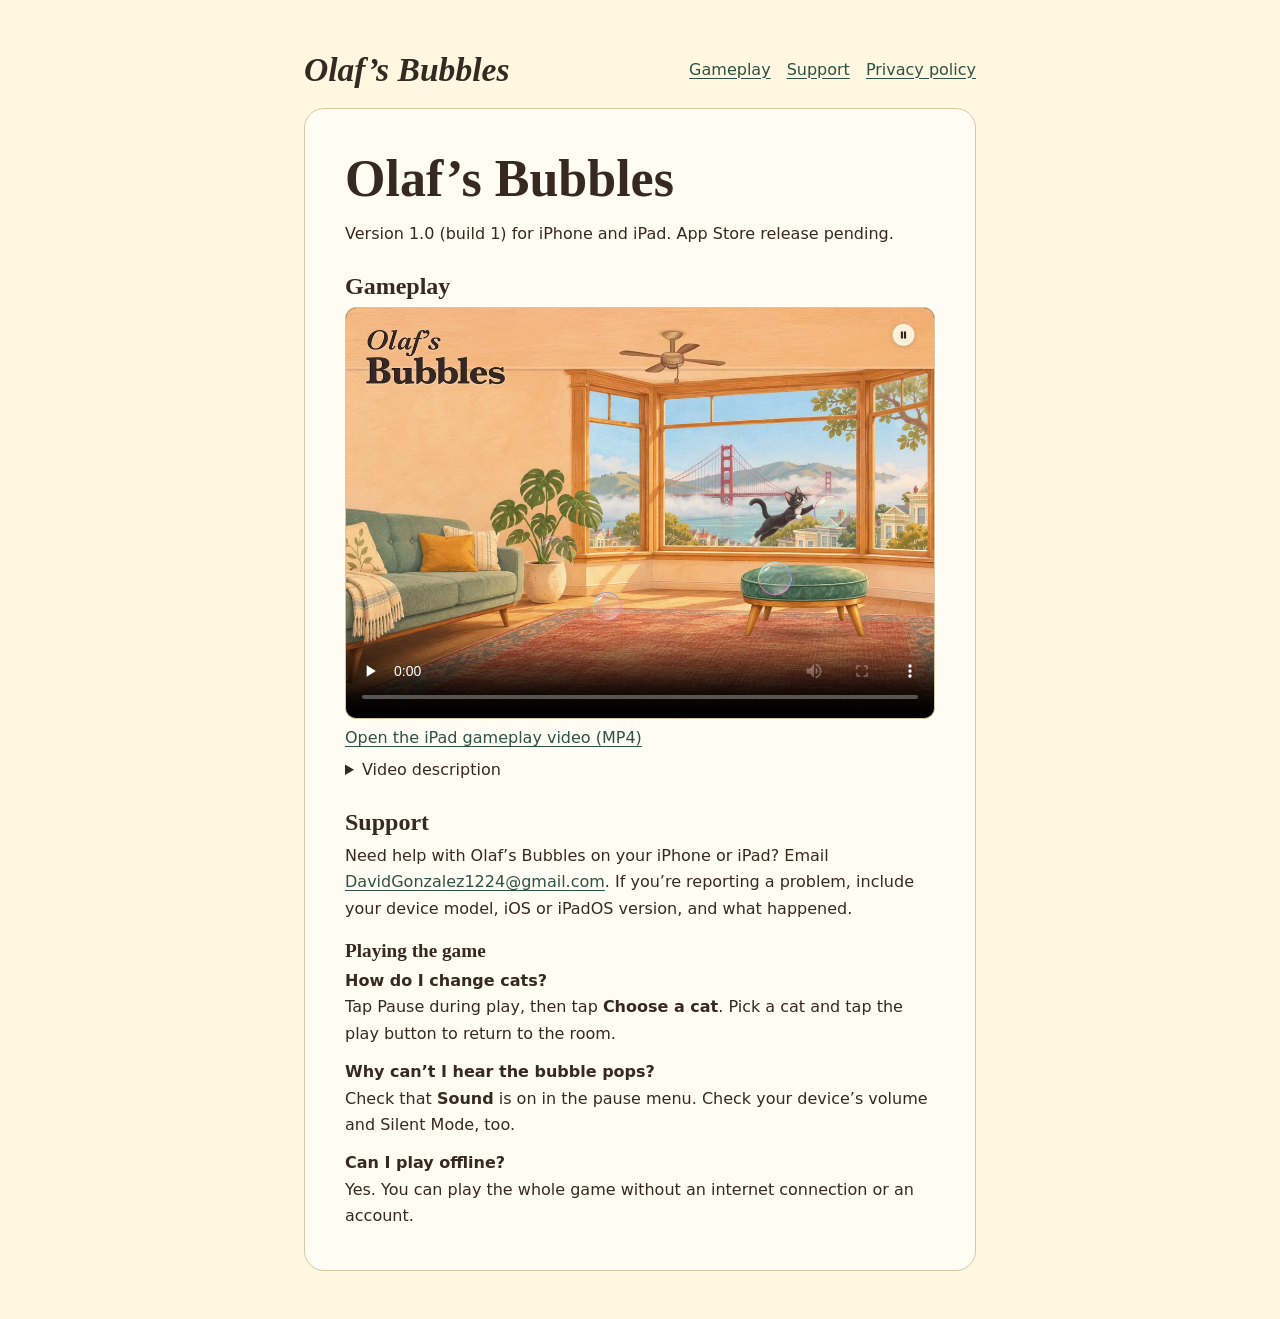
<file: index.html>
<!doctype html>
<html lang="en">
<head>
  <meta charset="utf-8">
  <meta name="viewport" content="width=device-width, initial-scale=1">
  <meta name="description" content="Watch gameplay and get support for Olaf’s Bubbles on iPhone and iPad.">
  <title>Olaf’s Bubbles | Gameplay and Support</title>
  <link rel="stylesheet" href="style.css">
</head>
<body>
  <div class="page">
    <header>
      <a class="wordmark" href="./">Olaf’s Bubbles</a>
      <nav aria-label="Site">
        <a href="#gameplay">Gameplay</a>
        <a href="#support">Support</a>
        <a href="privacy.html">Privacy policy</a>
      </nav>
    </header>
    <main>
      <h1>Olaf’s Bubbles</h1>
      <p>Version 1.0 (build 1) for iPhone and iPad. App Store release pending.</p>

      <section aria-labelledby="gameplay">
        <h2 id="gameplay">Gameplay</h2>
        <video controls playsinline preload="none" width="1440" height="1006" poster="gameplay-poster.jpg" aria-label="Olaf’s Bubbles gameplay on iPad">
          <source src="gameplay.mp4" type="video/mp4">
        </video>
        <p class="video-link"><a href="gameplay.mp4">Open the iPad gameplay video (MP4)</a></p>
        <details>
          <summary>Video description</summary>
          <p>A light-colored cat chases bubbles around a sunlit living room. The player opens the pause menu, switches to Pip, and continues popping bubbles.</p>
        </details>
      </section>

      <section aria-labelledby="support">
        <h2 id="support">Support</h2>
        <p>Need help with Olaf’s Bubbles on your iPhone or iPad? Email <a href="mailto:DavidGonzalez1224@gmail.com?subject=Olaf%27s%20Bubbles%20support">DavidGonzalez1224@gmail.com</a>. If you’re reporting a problem, include your device model, iOS or iPadOS version, and what happened.</p>
        <h3>Playing the game</h3>
        <dl>
          <dt>How do I change cats?</dt>
          <dd>Tap Pause during play, then tap <strong>Choose a cat</strong>. Pick a cat and tap the play button to return to the room.</dd>
          <dt>Why can’t I hear the bubble pops?</dt>
          <dd>Check that <strong>Sound</strong> is on in the pause menu. Check your device’s volume and Silent Mode, too.</dd>
          <dt>Can I play offline?</dt>
          <dd>Yes. You can play the whole game without an internet connection or an account.</dd>
        </dl>
      </section>
    </main>
  </div>
</body>
</html>
</file>
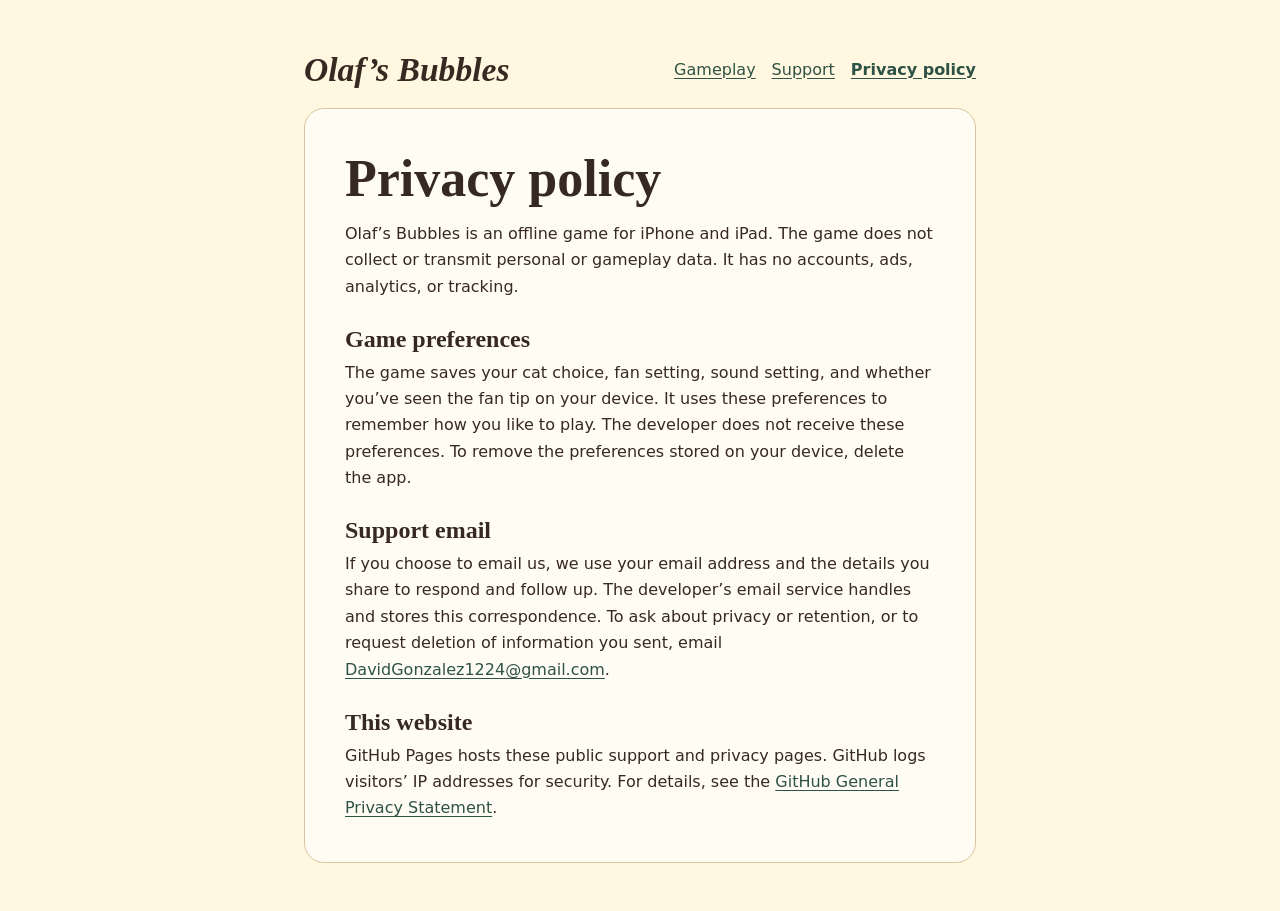
<file: privacy.html>
<!doctype html>
<html lang="en">
<head>
  <meta charset="utf-8">
  <meta name="viewport" content="width=device-width, initial-scale=1">
  <meta name="description" content="How Olaf’s Bubbles handles game preferences, support email, and visits to this website.">
  <title>Privacy Policy | Olaf’s Bubbles</title>
  <link rel="stylesheet" href="style.css">
</head>
<body>
  <div class="page">
    <header>
      <a class="wordmark" href="./">Olaf’s Bubbles</a>
      <nav aria-label="Site">
        <a href="./#gameplay">Gameplay</a>
        <a href="./#support">Support</a>
        <a href="privacy.html" aria-current="page">Privacy policy</a>
      </nav>
    </header>
    <main>
      <h1>Privacy policy</h1>
      <p>Olaf’s Bubbles is an offline game for iPhone and iPad. The game does not collect or transmit personal or gameplay data. It has no accounts, ads, analytics, or tracking.</p>

      <h2>Game preferences</h2>
      <p>The game saves your cat choice, fan setting, sound setting, and whether you’ve seen the fan tip on your device. It uses these preferences to remember how you like to play. The developer does not receive these preferences. To remove the preferences stored on your device, delete the app.</p>

      <h2>Support email</h2>
      <p>If you choose to email us, we use your email address and the details you share to respond and follow up. The developer’s email service handles and stores this correspondence. To ask about privacy or retention, or to request deletion of information you sent, email <a href="mailto:DavidGonzalez1224@gmail.com?subject=Olaf%27s%20Bubbles%20privacy">DavidGonzalez1224@gmail.com</a>.</p>

      <h2>This website</h2>
      <p>GitHub Pages hosts these public support and privacy pages. GitHub logs visitors’ IP addresses for security. For details, see the <a href="https://docs.github.com/en/site-policy/privacy-policies/github-general-privacy-statement">GitHub General Privacy Statement</a>.</p>
    </main>
  </div>
</body>
</html>
</file>
<file: style.css>
:root {
  color-scheme: light;
  --ink: #362921;
  --pine: #2e5245;
  --cream: #fff7df;
  --paper: #fffcf3;
  --border: #d7c6a2;
  background: var(--cream);
  color: var(--ink);
  font-family: system-ui, sans-serif;
  line-height: 1.65;
}

body {
  margin: 0;
}

.page {
  box-sizing: border-box;
  max-width: 48rem;
  margin: auto;
  padding: clamp(1rem, 5vw, 3rem);
}

header {
  display: flex;
  flex-wrap: wrap;
  align-items: center;
  justify-content: space-between;
  column-gap: 1.5rem;
  margin-bottom: 1rem;
}

.wordmark {
  font: bold italic clamp(1.6rem, 5vw, 2.1rem) / 1.1 Baskerville, Georgia, serif;
  color: var(--ink);
  text-decoration: none;
}

nav {
  display: flex;
  flex-wrap: wrap;
  gap: 1rem;
}

nav a {
  display: inline-flex;
  align-items: center;
  min-height: 2.75rem;
}

nav [aria-current="page"] {
  font-weight: 700;
}

a {
  color: var(--pine);
  overflow-wrap: anywhere;
  text-underline-offset: 0.18em;
}

a:focus-visible,
summary:focus-visible,
video:focus-visible {
  outline: 0.16rem solid var(--pine);
  outline-offset: 0.2rem;
}

main {
  padding: clamp(1.25rem, 5vw, 2.5rem);
  border: 1px solid var(--border);
  border-radius: 1.25rem;
  background: var(--paper);
}

h1,
h2,
h3 {
  font-family: Baskerville, Georgia, serif;
  line-height: 1.15;
}

h1 {
  margin: 0 0 0.75rem;
  font-size: clamp(2.3rem, 7vw, 3.25rem);
}

h2 {
  margin: 1.6rem 0 0.4rem;
  font-size: 1.5rem;
}

h3 {
  margin: 1.1rem 0 0.4rem;
  font-size: 1.2rem;
}

video {
  display: block;
  box-sizing: border-box;
  width: 100%;
  height: auto;
  border: 1px solid var(--border);
  border-radius: 0.7rem;
  background: var(--ink);
}

.video-link,
details {
  margin-top: 0.35rem;
}

p, dl {
  margin: 0;
}

dt {
  font-weight: 700;
}

dd {
  margin: 0 0 0.75rem;
}

dd:last-child {
  margin-bottom: 0;
}
</file>
